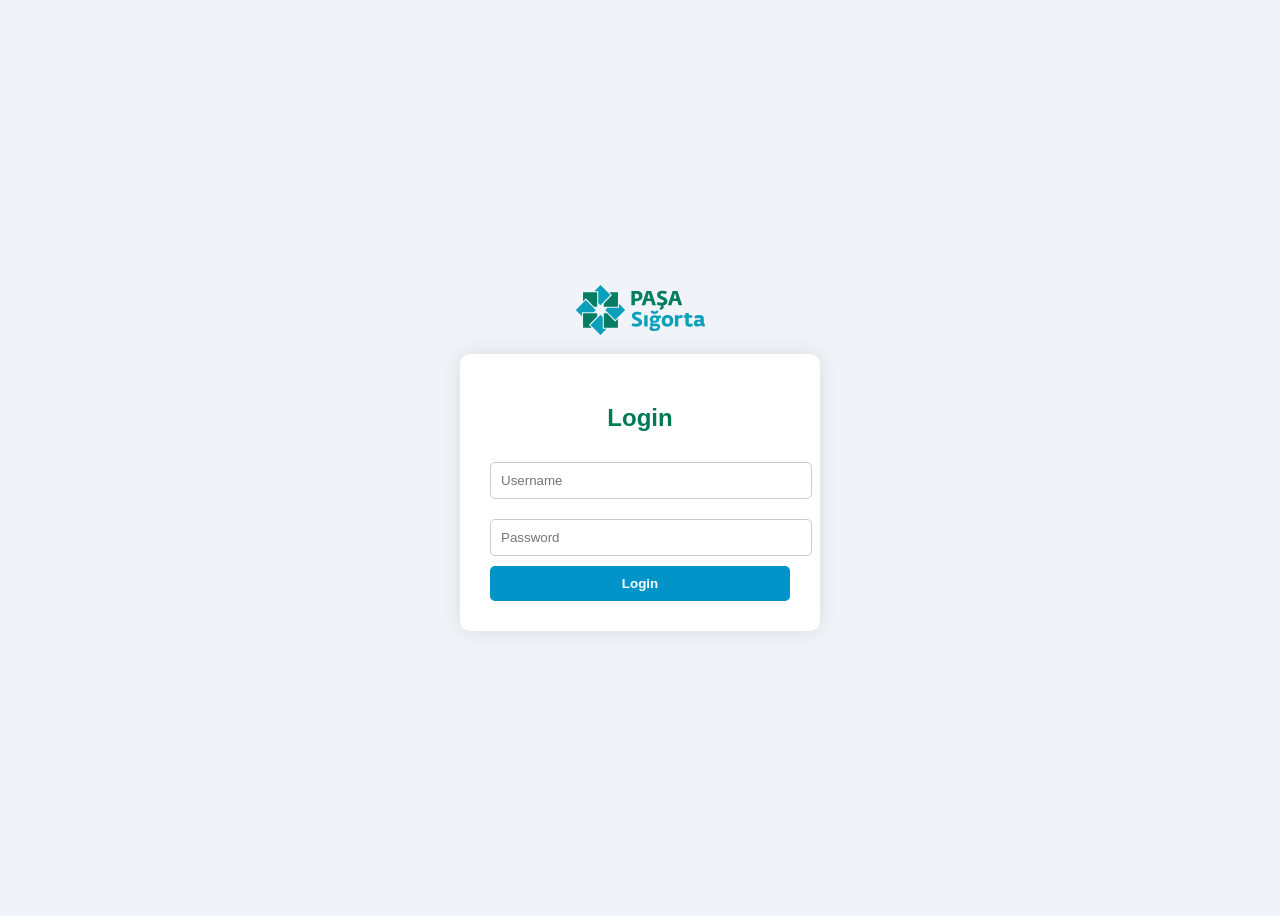
<file: index.html>
<!DOCTYPE html>
<html lang="en">
<head>
  <meta charset="UTF-8">
  <meta name="viewport" content="width=device-width, initial-scale=1.0">
  <title>Login Page</title>
  <style>
    body {
      display: flex;
      justify-content: center;
      align-items: center;
      flex-direction: column;
      height: 100vh;
      background-color: #f0f4f8;
      font-family: 'Segoe UI', sans-serif;
    }

    a {
      text-decoration: none;
    }

    .login-container {
      background: white;
      padding: 30px;
      border-radius: 10px;
      box-shadow: 0 0 20px rgba(0, 0, 0, 0.1);
      width: 300px;
    }

    header {
      background-color: none;
      display: flex;
      flex-direction: row;
      justify-content: space-between;
      align-items: center;
      margin-bottom: 15px;
    }

    .logo-container img {
      background-color: none;
      width: 130px;
    }

    .header-text h1 {
      margin: 0;
    }

    .login-container h2 {
      text-align: center;
      margin-bottom: 20px;
      color: #007954;
    }

    .login-container input {
      width: 100%;
      padding: 10px;
      margin: 10px 0;
      border-radius: 5px;
      border: 1px solid #ccc;
    }

    .login-container button {
      width: 100%;
      padding: 10px;
      background-color: #0094C9;
      border: none;
      color: white;
      border-radius: 5px;
      font-weight: bold;
      cursor: pointer;
    }

    .error {
      color: red;
      font-size: 14px;
      text-align: center;
    }
  </style>
</head>

<body>
  <header>
    <div class="logo-container">
      <img src="./assets/pasha-logo.svg" alt="pasha-logo" class="logo">
    </div>
  </header>
  <div class="login-container">
    <h2>Login</h2>
    <input type="text" id="username" placeholder="Username" />
    <input type="password" id="password" placeholder="Password" />
    <div class="error" id="error-msg"></div>
    <button onclick="login()">Login</button>
  </div>

  <script>
    function login() {
      const username = document.getElementById('username').value.trim();
      const password = document.getElementById('password').value.trim();
      const error = document.getElementById('error-msg');

      if (username === 'admin' && password === '12345') {
        window.location.href = 'admin.html';
      } else if (username === 'user' && password === '54321') {
        window.location.href = 'emergency.html';
      } else {
        error.textContent = "Invalid username or password.";
      }
    }
  </script>
</body>

</html>
</file>
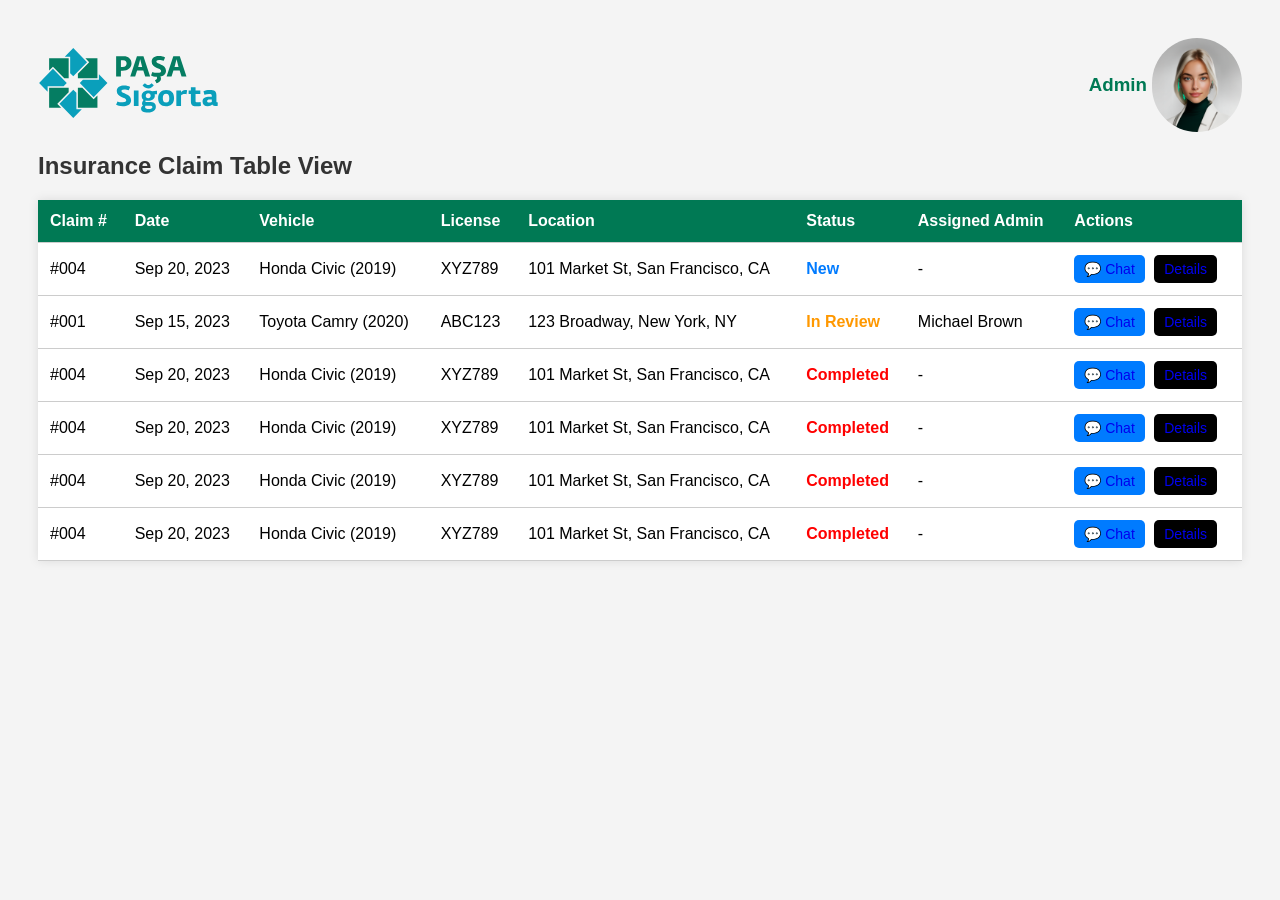
<file: admin.html>
<!DOCTYPE html>
<html lang="en">
<head>
  <meta charset="UTF-8">
  <meta name="viewport" content="width=device-width, initial-scale=1.0">
  <title>Insurance Claims Dashboard</title>
  <style>
    body {
      font-family: Arial, sans-serif;
      padding: 30px;
      background-color: #f4f4f4;
    }
    h2 {
      color: #333;
    }
    table {
      width: 100%;
      border-collapse: collapse;
      background-color: #fff;
      box-shadow: 0 0 10px rgba(0,0,0,0.1);
    }
    th, td {
      padding: 12px;
      border-bottom: 1px solid #ccc;
      text-align: left;
    }
    th {
      background-color: #007954;
      color: white;
    }
    tr:hover {
      background-color: #f1f1f1;
    }
    .actions button {
      padding: 6px 10px;
      border: none;
      border-radius: 5px;
      cursor: pointer;
      margin-right: 5px;
      font-size: 14px;
    }
    .chat-btn {
      background-color: #007bff;
      color: white;
    }
    .details-btn {
      background-color: #000;
      color: white;
    }
    .modal {
      display: none;
      position: fixed;
      top: 50%;
      left: 50%;
      transform: translate(-50%, -50%);
      background-color: white;
      padding: 20px;
      box-shadow: 0 0 20px rgba(0,0,0,0.2);
      z-index: 1000;
      width: 400px;
      border-radius: 10px;
    }
    .modal-header {
      font-weight: bold;
      margin-bottom: 10px;
    }
    .modal button {
      margin-top: 10px;
      background-color: #007954;
      color: white;
      border: none;
      padding: 8px 12px;
      border-radius: 5px;
      cursor: pointer;
    }
    .overlay {
      display: none;
      position: fixed;
      top: 0;
      left: 0;
      width: 100%;
      height: 100%;
      background: rgba(0, 0, 0, 0.4);
      z-index: 999;
    }
    header{
    display: flex;
    flex-direction: row;
    justify-content: space-between;
    align-items: center;
    margin-bottom: 15px;
}
.logo-container img{
    width: 180px;
}
.user-container img{
    width: 90px;
    margin-left: 5px;
}
.user-container{
    display: flex;
    flex-direction: row;
    align-items: center;
}
.header-text h1{
    margin: 0;
}
a{
    text-decoration: none;
}
  </style>
</head>
<body>
  <header>
    <div class="logo-container">
        <img src="./assets/pasha-logo.svg" alt="pasha-logo" class="logo">
    </div>
    <div class="user-container">
        <h3 style="color: #007954;">Admin</h3>
        <img src="./assets/user.svg" alt="user">
    </div>
</header>
  <h2>Insurance Claim Table View</h2>
  <table>
    <thead>
      <tr>
        <th>Claim #</th>
        <th>Date</th>
        <th>Vehicle</th>
        <th>License</th>
        <th>Location</th>
        <th>Status</th>
        <th>Assigned Admin</th>
        <th>Actions</th>
      </tr>
    </thead>
    <tbody>
      <tr>
        <td>#004</td>
        <td>Sep 20, 2023</td>
        <td>Honda Civic (2019)</td>
        <td>XYZ789</td>
        <td>101 Market St, San Francisco, CA</td>
        <td><span style="color: #007bff; font-weight: bold;">New</span></td>
        <td>-</td>
        <td class="actions">
          <button class="chat-btn"><a href="adminChat.html">💬 Chat</a></button>
          <button class="details-btn"><a href="update.html">Details</a></button>
        </td>
      </tr>
      <tr>
        <td>#001</td>
        <td>Sep 15, 2023</td>
        <td>Toyota Camry (2020)</td>
        <td>ABC123</td>
        <td>123 Broadway, New York, NY</td>
        <td><span style="color: #ff9800; font-weight: bold;">In Review</span></td>
        <td>Michael Brown</td>
        <td class="actions">
          <button class="chat-btn"><a href="adminChat.html">💬 Chat</a></button>
          <button class="details-btn"><a href="update.html">Details</a></button>
        </td>
      </tr>
      <tr>
        <td>#004</td>
        <td>Sep 20, 2023</td>
        <td>Honda Civic (2019)</td>
        <td>XYZ789</td>
        <td>101 Market St, San Francisco, CA</td>
        <td><span style="color: red; font-weight: bold;">Completed</span></td>
        <td>-</td>
        <td class="actions">
          <button class="chat-btn"><a href="adminChat.html">💬 Chat</a></button>
          <button class="details-btn"><a href="update.html">Details</a></button>
        </td>
      </tr>
      <tr>
        <td>#004</td>
        <td>Sep 20, 2023</td>
        <td>Honda Civic (2019)</td>
        <td>XYZ789</td>
        <td>101 Market St, San Francisco, CA</td>
        <td><span style="color: red; font-weight: bold;">Completed</span></td>
        <td>-</td>
        <td class="actions">
          <button class="chat-btn"><a href="adminChat.html">💬 Chat</a></button>
          <button class="details-btn"><a href="update.html">Details</a></button>
        </td>
      </tr>
      <tr>
        <td>#004</td>
        <td>Sep 20, 2023</td>
        <td>Honda Civic (2019)</td>
        <td>XYZ789</td>
        <td>101 Market St, San Francisco, CA</td>
        <td><span style="color: red; font-weight: bold;">Completed</span></td>
        <td>-</td>
        <td class="actions">
          <button class="chat-btn"><a href="adminChat.html">💬 Chat</a></button>
          <button class="details-btn"><a href="update.html">Details</a></button>
        </td>
      </tr>
      <tr>
        <td>#004</td>
        <td>Sep 20, 2023</td>
        <td>Honda Civic (2019)</td>
        <td>XYZ789</td>
        <td>101 Market St, San Francisco, CA</td>
        <td><span style="color: red; font-weight: bold;">Completed</span></td>
        <td>-</td>
        <td class="actions">
          <button class="chat-btn"><a href="adminChat.html">💬 Chat</a></button>
          <button class="details-btn"><a href="update.html">Details</a></button>
        </td>
      </tr>
    </tbody>
  </table>

  <div class="overlay" id="overlay"></div>
  <div class="modal" id="modal">
    <div class="modal-header" id="modal-title">Modal Title</div>
    <p>This is a placeholder modal for chat or details.</p>
    <button onclick="closeModal()">Close</button>
  </div>

  <script>
    function openModal(title) {
      document.getElementById('modal-title').textContent = title;
      document.getElementById('modal').style.display = 'block';
      document.getElementById('overlay').style.display = 'block';
    }
    function closeModal() {
      document.getElementById('modal').style.display = 'none';
      document.getElementById('overlay').style.display = 'none';
    }
  </script>
</body>
</html>
</file>
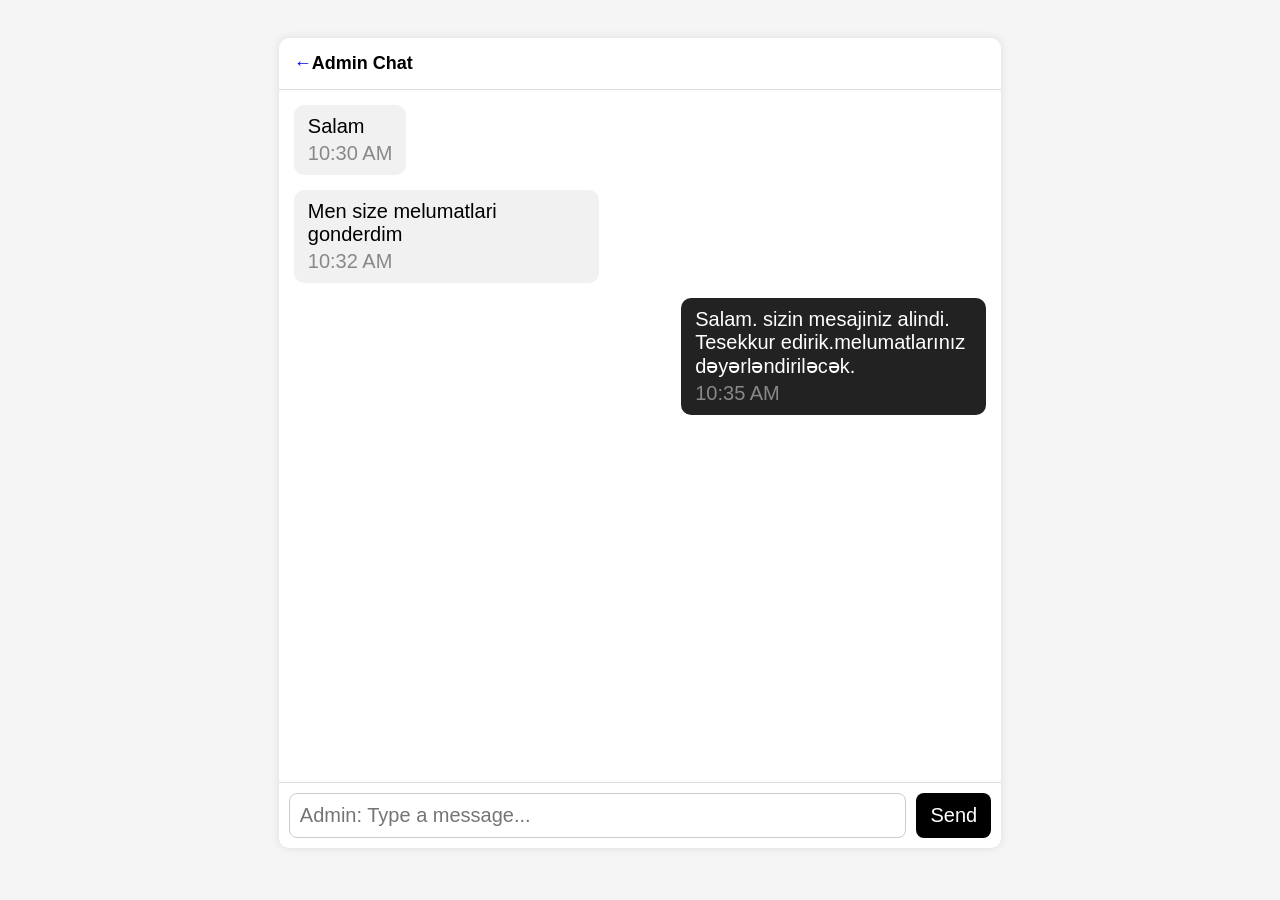
<file: adminChat.html>
<!DOCTYPE html>
<html lang="en">

<head>
  <meta charset="UTF-8">
  <title>Admin Chat</title>
  <style>
    a {
      text-decoration: none;
    }

    body {
      font-family: Arial, sans-serif;
      background: #f5f5f5;
      display: flex;
      justify-content: center;
      padding: 30px;
    }

    .chat-container {
      width: 60%;
      background: white;
      border-radius: 10px;
      box-shadow: 0 0 10px rgba(0, 0, 0, 0.1);
      display: flex;
      flex-direction: column;
      height: 90vh;
    }

    .chat-header {
      padding: 15px;
      border-bottom: 1px solid #ddd;
      font-weight: bold;
      font-size: 18px;
    }

    .chat-messages {
      flex: 1;
      padding: 15px;
      overflow-y: auto;
      display: flex;
      flex-direction: column;
    }

    .message {
      margin-bottom: 15px;
      max-width: 40%;
      padding: 10px 14px;
      border-radius: 10px;
      position: relative;
      font-size: 20px;
    }

    .message.user {
      background: #f1f1f1;
      align-self: flex-start;
      color: #000;
    }

    .message.admin {
      background: #222;
      color: white;
      align-self: flex-end;
    }

    .timestamp {
      font-size: 20px;
      color: #888;
      margin-top: 4px;
    }

    .chat-input {
      display: flex;
      border-top: 1px solid #ddd;
      padding: 10px;
    }

    .chat-input input {
      flex: 1;
      padding: 10px;
      border-radius: 8px;
      border: 1px solid #ccc;
      font-size: 20px;
      margin-right: 10px;
    }

    .chat-input button {
      background: black;
      color: white;
      border: none;
      padding: 10px 14px;
      font-size: 20px;
      border-radius: 8px;
      cursor: pointer;
    }
  </style>
</head>

<body>
  <div class="chat-container">
    <div class="chat-header"><a href="admin.html">←</a>Admin Chat</div>
    <div class="chat-messages" id="adminMessages">
      <div class="message user">
        Salam
        <div class="timestamp">10:30 AM</div>
      </div>
      <div class="message user">
        Men size melumatlari gonderdim
        <div class="timestamp">10:32 AM</div>
      </div>
      <div class="message admin">
        Salam. sizin mesajiniz alindi. Tesekkur edirik.melumatlarınız dəyərləndiriləcək.
        <div class="timestamp">10:35 AM</div>
      </div>
    </div>
    <div class="chat-input">
      <input type="text" id="adminInput" placeholder="Admin: Type a message...">
      <button onclick="sendFromAdmin()">Send</button>
    </div>
  </div>

  <script>
    function formatMessage(text, sender) {
      const div = document.createElement("div");
      div.className = `message ${sender}`;
      div.innerHTML = `${text}<div class="timestamp">${new Date().toLocaleTimeString([], { hour: '2-digit', minute: '2-digit' })}</div>`;
      return div;
    }

    function sendFromAdmin() {
      const input = document.getElementById("adminInput");
      const text = input.value.trim();
      if (!text) return;

      const adminBox = document.getElementById("adminMessages");
      const message = formatMessage(text, "admin");
      adminBox.appendChild(message);
      input.value = "";
      adminBox.scrollTop = adminBox.scrollHeight;

      localStorage.setItem("chatMessage", JSON.stringify({ sender: "admin", text, timestamp: Date.now() }));
    }

    window.addEventListener("storage", (e) => {
      if (e.key === "chatMessage") {
        const msg = JSON.parse(e.newValue);
        if (msg.sender === "user") {
          const container = document.getElementById("adminMessages");
          const message = formatMessage(msg.text, msg.sender);
          container.appendChild(message);
          container.scrollTop = container.scrollHeight;
        }
      }
    });
  </script>
</body>

</html>
</file>
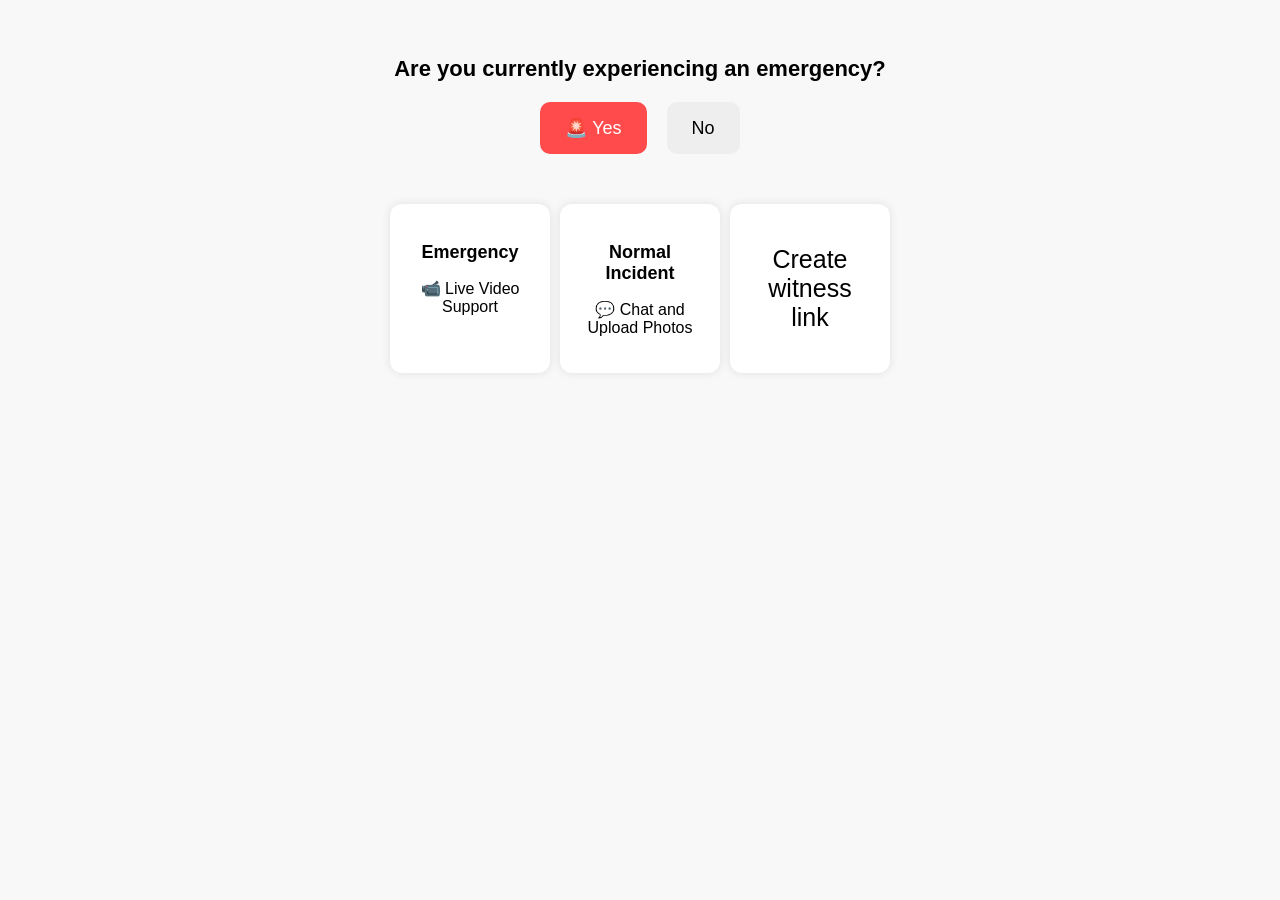
<file: emergency.html>
<!DOCTYPE html>
<html lang="en">

<head>
    <meta charset="UTF-8">
    <meta name="viewport" content="width=device-width, initial-scale=1">
    <title>Emergency Prompt</title>
    <style>
        body {
            font-family: Arial, sans-serif;
            text-align: center;
            padding: 30px;
            background-color: #f8f8f8;
        }

        .container {
            display: flex;
            flex-direction: column;
            align-items: center;
            justify-content: center;
            max-width: 500px;
            margin: auto;
        }

        h2 {
            font-size: 22px;
            margin-bottom: 20px;
        }

        .buttons {
            display: flex;
            justify-content: center;
            gap: 20px;
            margin-bottom: 30px;
        }

        .yes-btn {
            background-color: #ff4b4b;
            color: white;
            border: none;
            padding: 15px 25px;
            border-radius: 10px;
            font-size: 18px;
            cursor: pointer;
        }

        .no-btn {
            background-color: #eee;
            color: black;
            border: none;
            padding: 15px 25px;
            border-radius: 10px;
            font-size: 18px;
            cursor: pointer;
        }

        .info-section {
            display: flex;
            flex-direction: row;
            gap: 10px;
            margin-top: 20px;
            /* flex-wrap: wrap; */
        }

        .info-box {
            background-color: white;
            border-radius: 12px;
            padding: 20px;
            width: 48%;
            box-shadow: 0 0 10px rgba(0, 0, 0, 0.1);
        }

        .title {
            font-weight: bold;
            font-size: 18px;
            margin-bottom: 8px;
        }

        #video {
            width: 100%;
            margin-top: 10px;
            border-radius: 10px;
            display: none;
        }

        .disabled {
            opacity: 0.5;
            pointer-events: none;
        }
        a{
            text-decoration: none;
            color: black;
        }
    </style>
</head>

<body>
    <div class="container">
        <h2>Are you currently experiencing an emergency?</h2>
        <div class="buttons">
            <button id="yesBtn" class="yes-btn">🚨 Yes</button>
            <button id="noBtn" class="no-btn">No</button>
        </div>
        <div class="info-section">
            <div class="info-box" id="emergencyBox">
                <p class="title">Emergency</p>
                <p>📹 Live Video Support</p>
                <video id="video" autoplay playsinline muted></video>
            </div>
            <div class="info-box" id="normalBox">
                <a href="user.html">
                    <p class="title">Normal Incident</p>
                <p>💬 Chat and Upload Photos</p>
                </a>
            </div>
            <div style="display: flex; align-items: center; justify-content: center;" class="info-box">
                <a style="font-size: 25px;" href="report.html">
                    Create witness link
                </a>
            </div>

        </div>
    </div>

    <script>
        const yesBtn = document.getElementById('yesBtn');
        const noBtn = document.getElementById('noBtn');
        const video = document.getElementById('video');
        const emergencyBox = document.getElementById('emergencyBox');
        const normalBox = document.getElementById('normalBox');

        yesBtn.addEventListener('click', async () => {
            emergencyBox.classList.remove('disabled');
            normalBox.classList.add('disabled');

            try {
                const stream = await navigator.mediaDevices.getUserMedia({ video: true });
                video.srcObject = stream;
                video.style.display = 'block';
            } catch (err) {
                alert('Camera access failed: ' + err.message);
            }
        });

        noBtn.addEventListener('click', () => {
            normalBox.classList.remove('disabled');
            emergencyBox.classList.add('disabled');
            video.style.display = 'none';
        });

    </script>
</body>

</html>
</file>
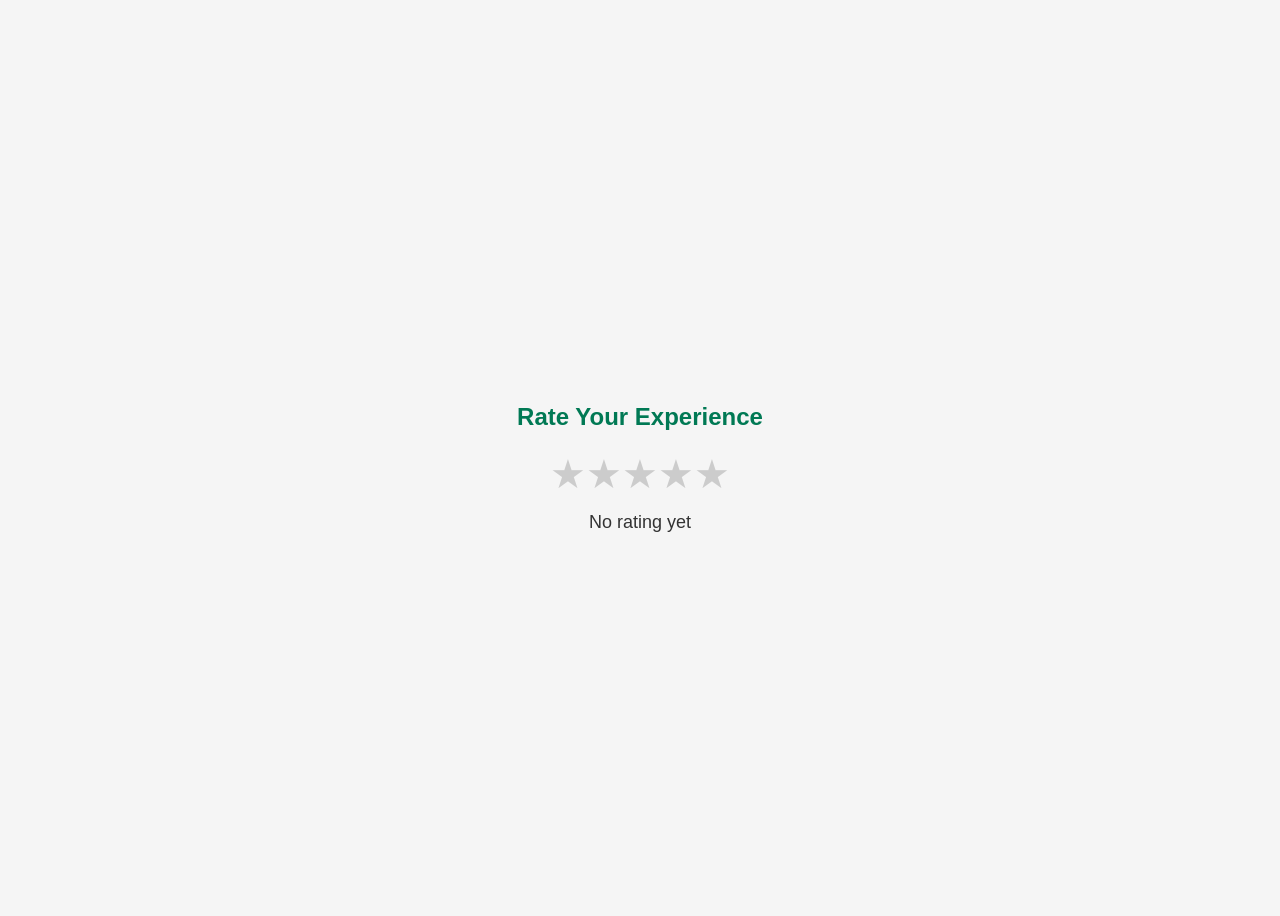
<file: rate.html>
<!DOCTYPE html>
<html lang="en">
<head>
  <meta charset="UTF-8" />
  <meta name="viewport" content="width=device-width, initial-scale=1.0"/>
  <title>Rating System</title>
  <style>
    body {
      font-family: Arial, sans-serif;
      background: #f5f5f5;
      display: flex;
      flex-direction: column;
      align-items: center;
      justify-content: center;
      height: 100vh;
    }

    h2 {
      margin-bottom: 20px;
      color: #007954;
    }

    .stars {
      display: flex;
      flex-direction: row;
    }

    .star {
      font-size: 40px;
      color: #ccc;
      cursor: pointer;
      transition: color 0.3s ease;
    }

    .star:hover,
    .star.hovered,
    .star.selected {
      color: #f4b400;
    }

    .rating-value {
      margin-top: 15px;
      font-size: 18px;
      color: #333;
    }
  </style>
</head>
<body>

  <h2>Rate Your Experience</h2>
  <div class="stars" id="stars">
    <span class="star" data-value="1">★</span>
    <span class="star" data-value="2">★</span>
    <span class="star" data-value="3">★</span>
    <span class="star" data-value="4">★</span>
    <span class="star" data-value="5">★</span>
  </div>
  <div class="rating-value" id="ratingValue">No rating yet</div>

  <script>
    const stars = document.querySelectorAll('.star');
    const ratingValue = document.getElementById('ratingValue');
    let selectedRating = 0;

    stars.forEach((star, index) => {
      star.addEventListener('mouseover', () => {
        clearStars();
        highlightStars(index);
      });

      star.addEventListener('mouseout', () => {
        clearStars();
        highlightStars(selectedRating - 1);
      });

      star.addEventListener('click', () => {
        selectedRating = index + 1;
        ratingValue.textContent = `You rated: ${selectedRating} star(s)`;
        clearStars();
        highlightStars(index);
      });
    });

    function highlightStars(index) {
      for (let i = 0; i <= index; i++) {
        stars[i].classList.add('selected');
      }
    }

    function clearStars() {
      stars.forEach(star => star.classList.remove('selected'));
    }
  </script>

</body>
</html>
</file>
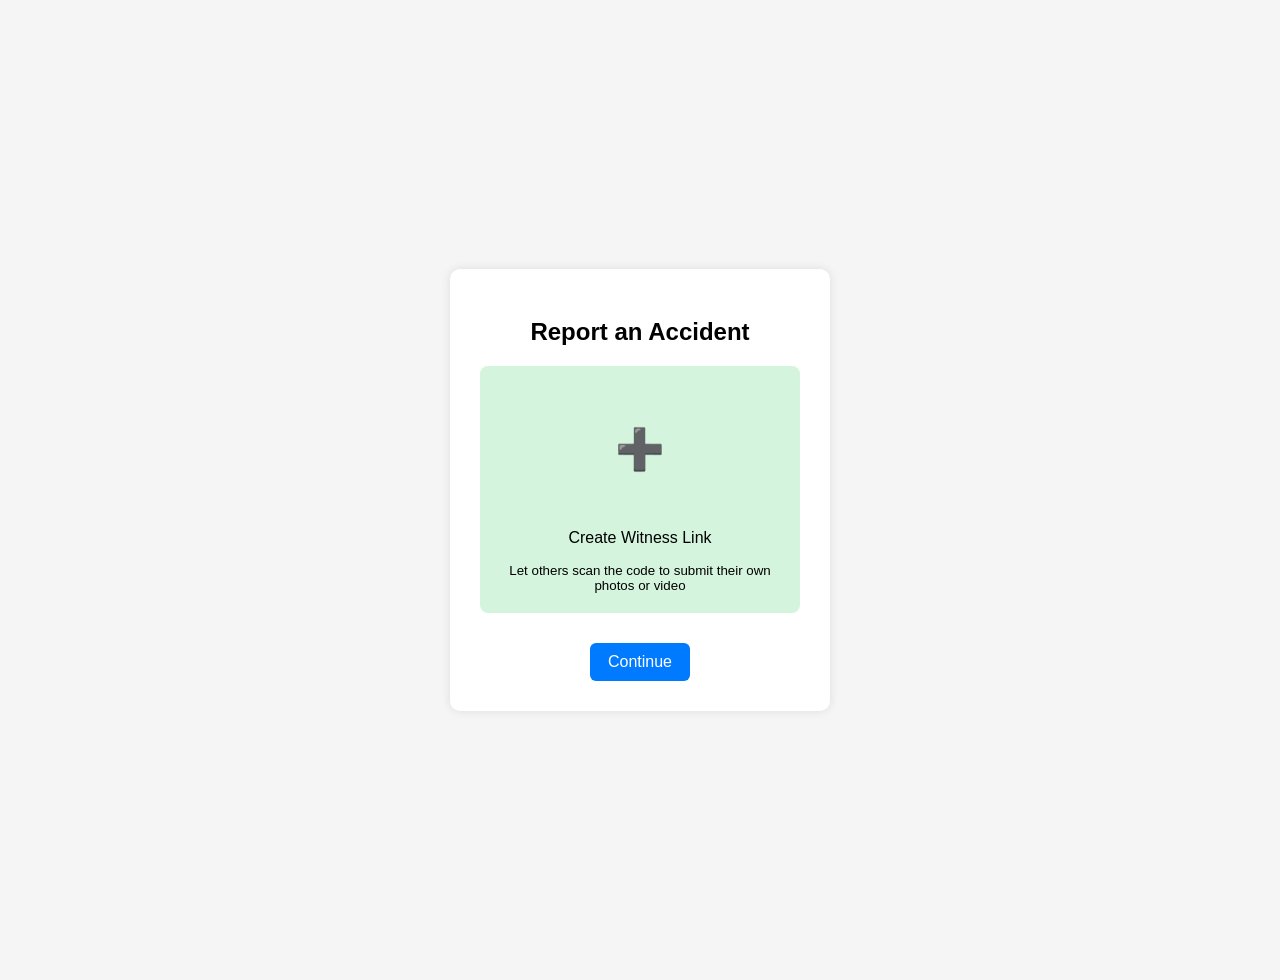
<file: report.html>
<!DOCTYPE html>
<html lang="en">
<head>
  <meta charset="UTF-8">
  <title>Report an Accident</title>
  <link rel="stylesheet" href="style.css">
</head>
<body>
  <div class="screen">
    <h2>Report an Accident</h2>
    <div class="box green">
      <p class="big-icon">➕</p>
      <p>Create Witness Link</p>
      <small>Let others scan the code to submit their own photos or video</small>
    </div>
    <button onclick="location.href='share.html'">Continue</button>
  </div>
</body>
</html>
</file>
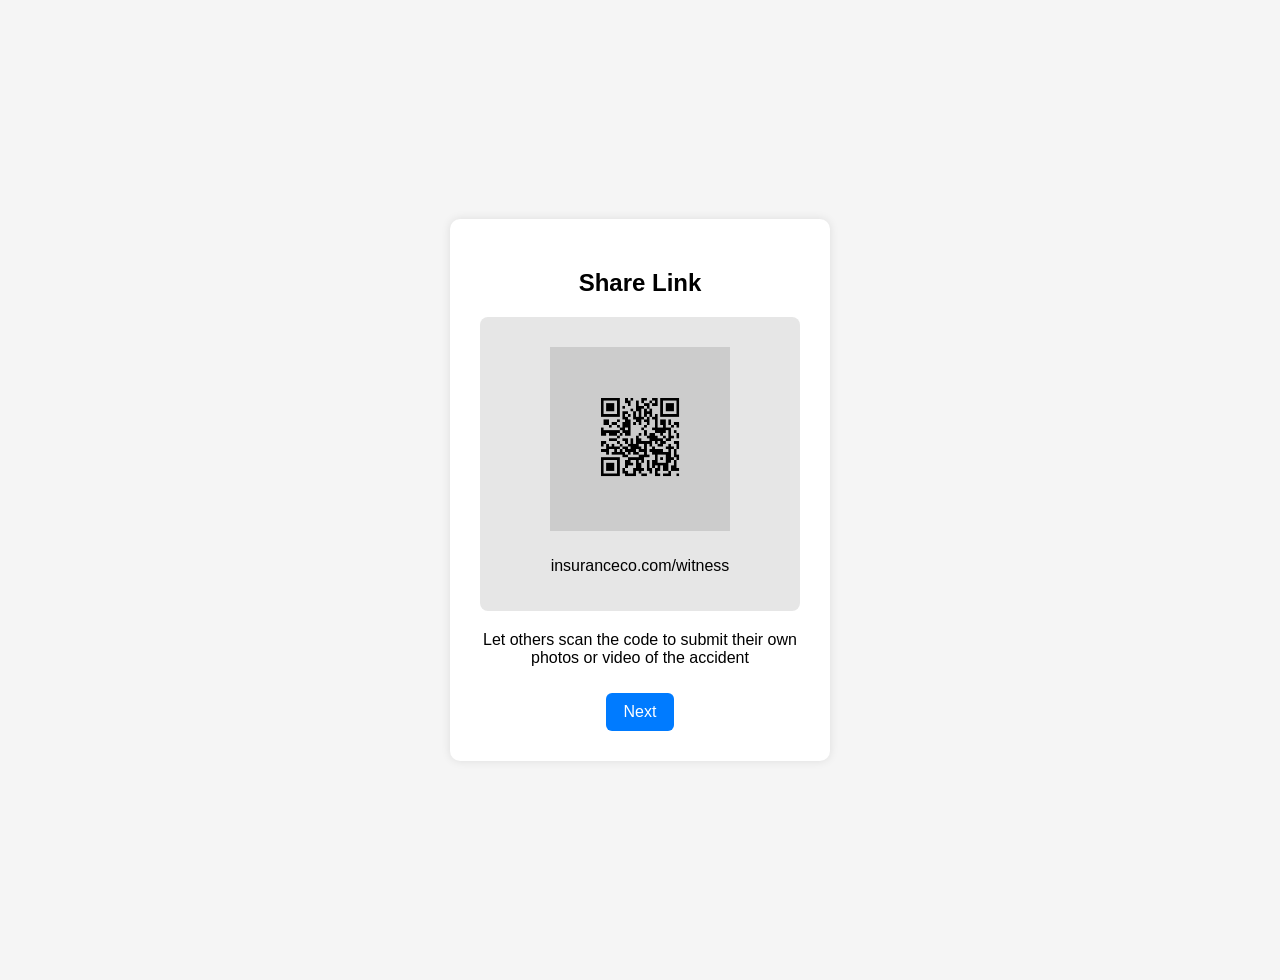
<file: share.html>
<!DOCTYPE html>
<html lang="en">
<head>
  <meta charset="UTF-8">
  <title>Share Link</title>
  <link rel="stylesheet" href="style.css">
</head>
<body>
  <div class="screen">
    <h2>Share Link</h2>
    <div class="box qr-box">
      <div class="qr-placeholder"><img src="./assets/image.png" alt="qr"></div>
      <p>insuranceco.com/witness</p>
    </div>
    <p>Let others scan the code to submit their own photos or video of the accident</p>
    <button onclick="location.href='submit.html'">Next</button>
  </div>
</body>
</html>
</file>
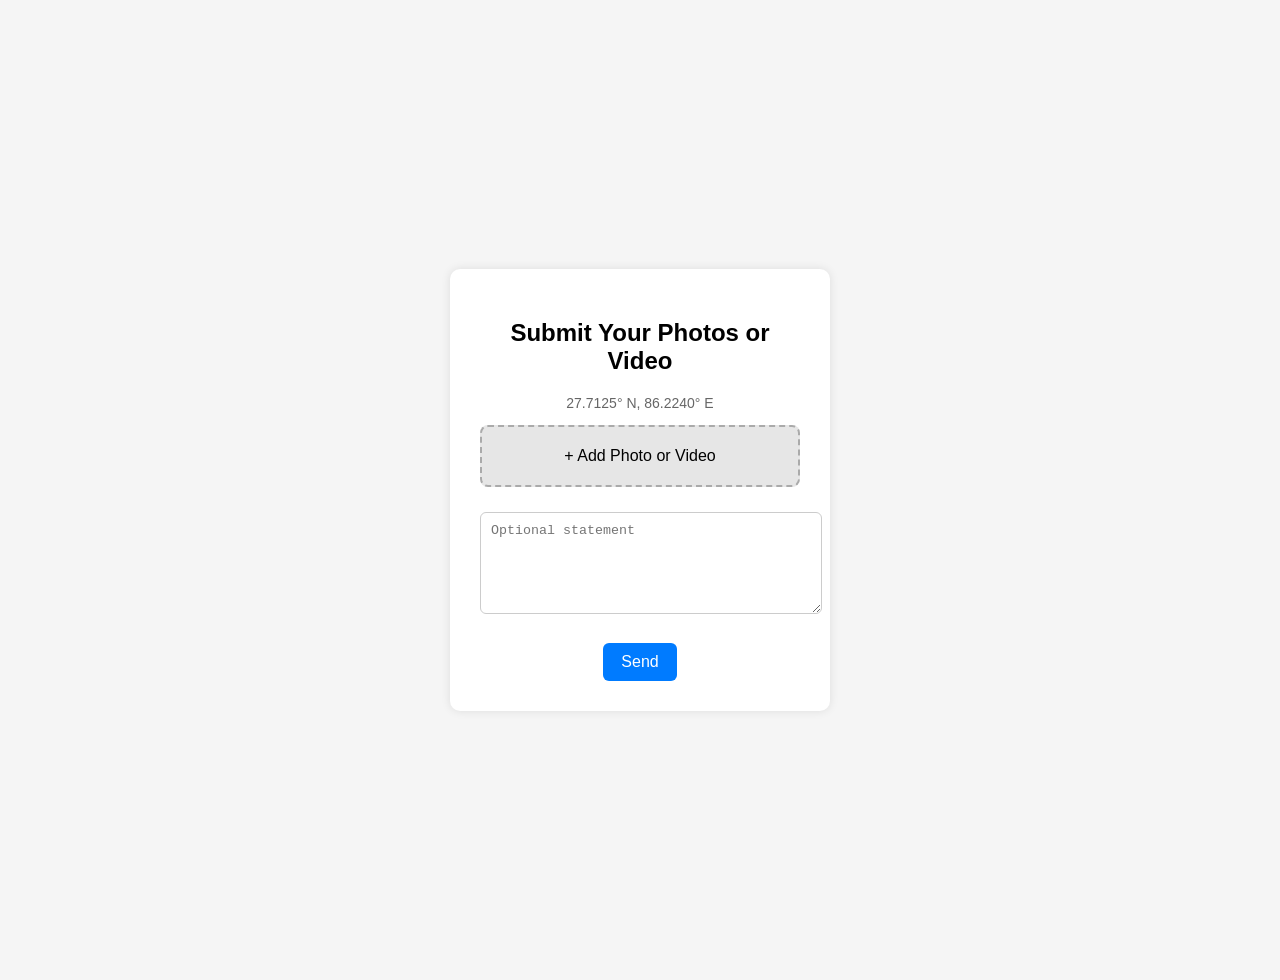
<file: submit.html>
<!DOCTYPE html>
<html lang="en">
<head>
  <meta charset="UTF-8">
  <title>Submit Media</title>
  <link rel="stylesheet" href="style.css">
</head>
<body>
  <div class="screen">
    <h2>Submit Your Photos or Video</h2>
    <p class="coords">27.7125° N, 86.2240° E</p>

    <!-- Media upload -->
    <div class="box upload-box">
      <label for="media-upload">+ Add Photo or Video</label>
      <input type="file" id="media-upload" accept="image/*,video/*" multiple style="display: none;">
    </div>

    <!-- Optional statement -->
    <textarea placeholder="Optional statement"></textarea>

    <!-- Submit button -->
    <button onclick="location.href='done.html'">Send</button>
  </div>

  <script>
    // Click the label triggers file input
    document.querySelector(".upload-box").addEventListener("click", () => {
      document.getElementById("media-upload").click();
    });
  </script>
</body>
</html>
</file>
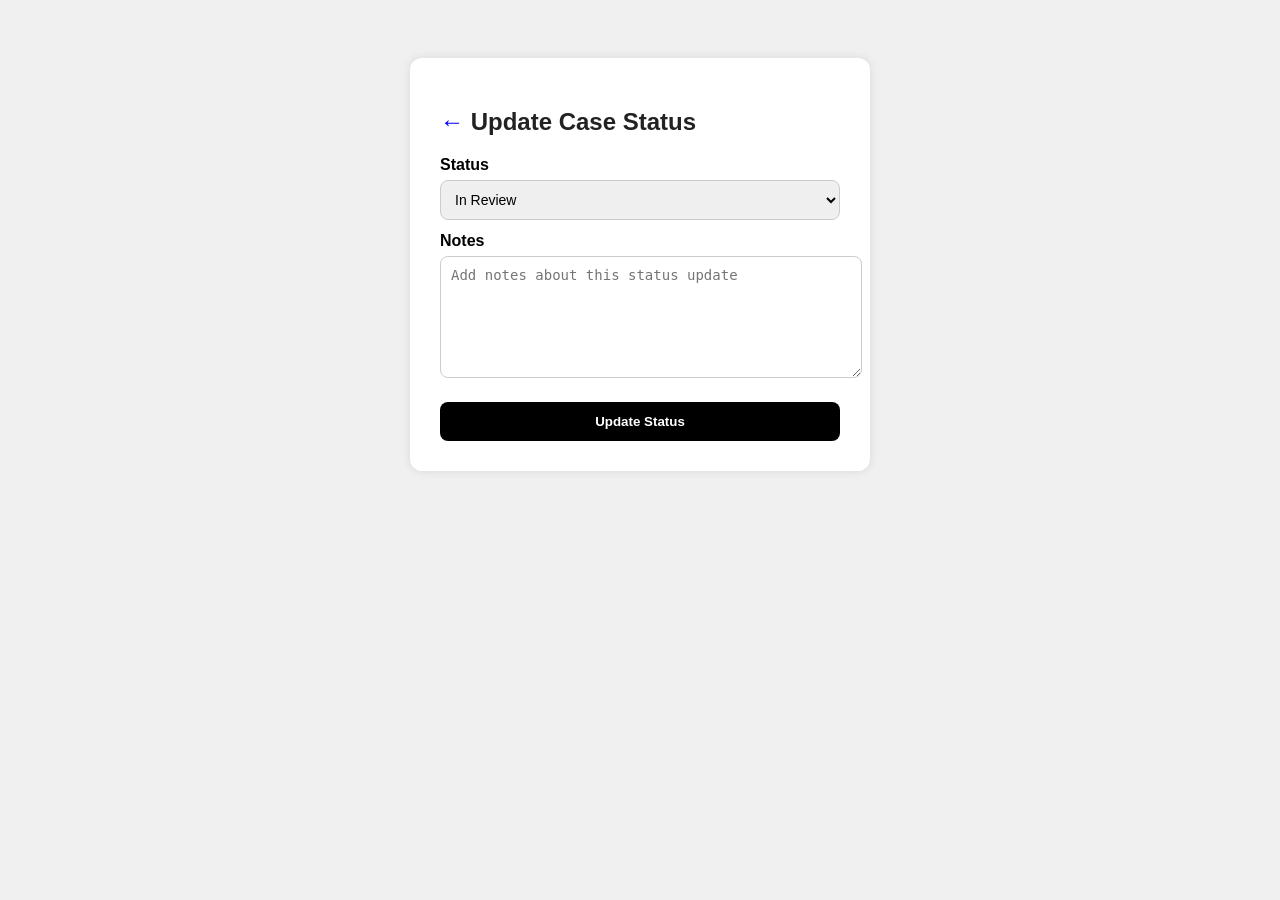
<file: update.html>
<!DOCTYPE html>
<html lang="en">
<head>
  <meta charset="UTF-8">
  <meta name="viewport" content="width=device-width, initial-scale=1.0">
  <title>Status Update Form</title>
  <style>
    body {
      font-family: Arial, sans-serif;
      background: #f0f0f0;
      padding: 50px;
      display: flex;
      justify-content: center;
    }
    .form-container {
      background: white;
      padding: 30px;
      border-radius: 12px;
      width: 400px;
      box-shadow: 0 0 10px rgba(0,0,0,0.1);
    }
    h2 {
      margin-bottom: 20px;
      color: #222;
    }
    label {
      display: block;
      margin: 12px 0 6px;
      font-weight: bold;
    }
    select, textarea {
      width: 100%;
      padding: 10px;
      border-radius: 8px;
      border: 1px solid #ccc;
      font-size: 14px;
    }
    textarea {
      height: 100px;
      resize: vertical;
    }
    button {
      margin-top: 20px;
      width: 100%;
      background: #000;
      color: white;
      padding: 12px;
      font-weight: bold;
      border: none;
      border-radius: 8px;
      cursor: pointer;
    }
    
    a{
      text-decoration: none;
    }
    button:hover {
      background: #333;
    }
  </style>
</head>
<body>
  <div class="form-container">
    <h2><a href="admin.html">←</a> Update Case Status</h2>
    <form id="statusForm">
      <label for="status">Status</label>
      <select id="status">
        <option value="pending">Pending</option>
        <option value="in_review" selected>In Review</option>
        <option value="evacuator_assigned">Evacuator Assigned</option>
        <option value="repair">Repair In Progress</option>
        <option value="completed">Completed</option>
      </select>

      <label for="notes">Notes</label>
      <textarea id="notes" placeholder="Add notes about this status update"></textarea>

      <button type="submit">Update Status</button>
    </form>
  </div>

  <script>
    document.getElementById("statusForm").addEventListener("submit", function(e) {
      e.preventDefault();
      const status = document.getElementById("status").value;
      const notes = document.getElementById("notes").value;
      alert(`Status updated to: ${status}\nNotes: ${notes}`);
      // Here you could use fetch() to send data to backend API.
    });
  </script>
</body>
</html>
</file>
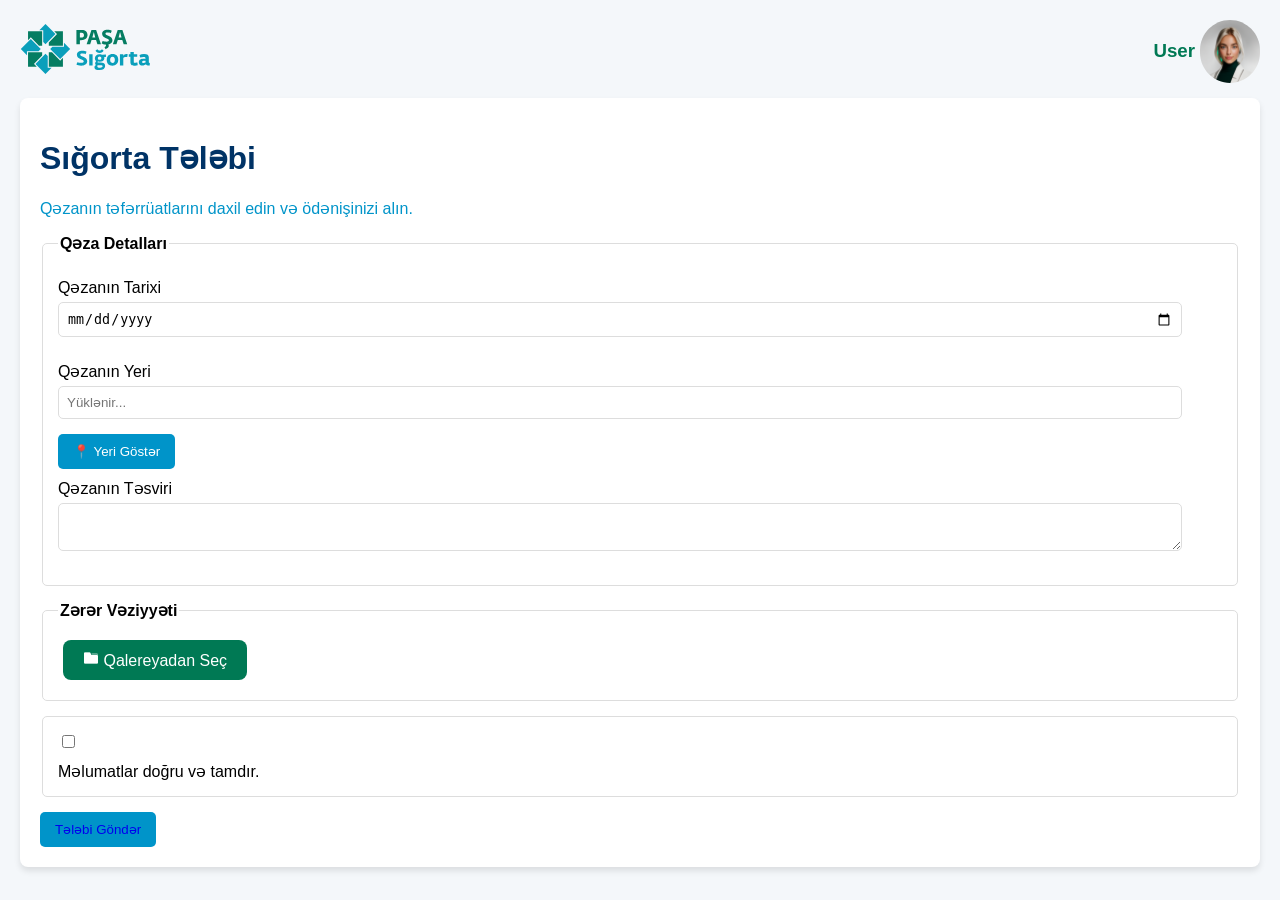
<file: user.html>
<!DOCTYPE html>
<html lang="en">

<head>
    <meta charset="UTF-8">
    <meta name="viewport" content="width=device-width, initial-scale=1.0">
    <title>Document</title>
    <link rel="stylesheet" href="user.css">
</head>

<body>
    <header>
        <div class="logo-container">
            <img src="./assets/pasha-logo.svg" alt="pasha-logo" class="logo">
        </div>
        <div class="user-container">
            <h3 style="color: #007954;">User</h3>
            <img src="./assets/user.svg" alt="user">
        </div>
    </header>
    <main>
        <form id="insurance-claim-form">
            <h1>Sığorta Tələbi</h1>
            <p style="color: #0094C9;">Qəzanın təfərrüatlarını daxil edin və ödənişinizi alın.</p>
            <!-- Qəza məlumatları -->
            <fieldset>
                <legend>Qəza Detalları</legend>
                <label for="accident-date">Qəzanın Tarixi</label>
                <input type="date" id="accident-date" required>
                <label for="accident-location">Qəzanın Yeri</label>
                <input type="text" id="accident-location" required placeholder="Yüklənir...">
                <button type="button" onclick="getLocation()">📍 Yeri Göstər</button>


                <label for="accident-description">Qəzanın Təsviri</label>
                <textarea id="accident-description"></textarea>
            </fieldset>
            <!-- Zərər və ziyan -->
            <fieldset>
                <legend>Zərər Vəziyyəti</legend>

                <!-- Kamera ilə çək -->
                <label for="camera-upload" class="camera-label"><img src="./assets/camera.png" alt="camera"> Kamera ilə
                    Çək</label>
                <input type="file" id="camera-upload" accept="image/*" capture="environment" style="display: none;">

                <!-- Qalereyadan seç -->
                <label for="gallery-upload" class="gallery-label"><img src="./assets/folder.png" alt="folder">
                    Qalereyadan Seç</label>
                <input type="file" id="gallery-upload" accept="image/*" style="display: none;" multiple>
            </fieldset>



            <!-- Təsdiq -->
            <fieldset>
                <input type="checkbox" id="terms" required>
                <label for="terms">Məlumatlar doğru və tamdır.</label>
            </fieldset>

            <button type="submit"><a href="userStatus.html">Tələbi Göndər</a></button>
        </form>
    </main>
    <script src="app.js">
    </script>
</body>

</html>
</file>
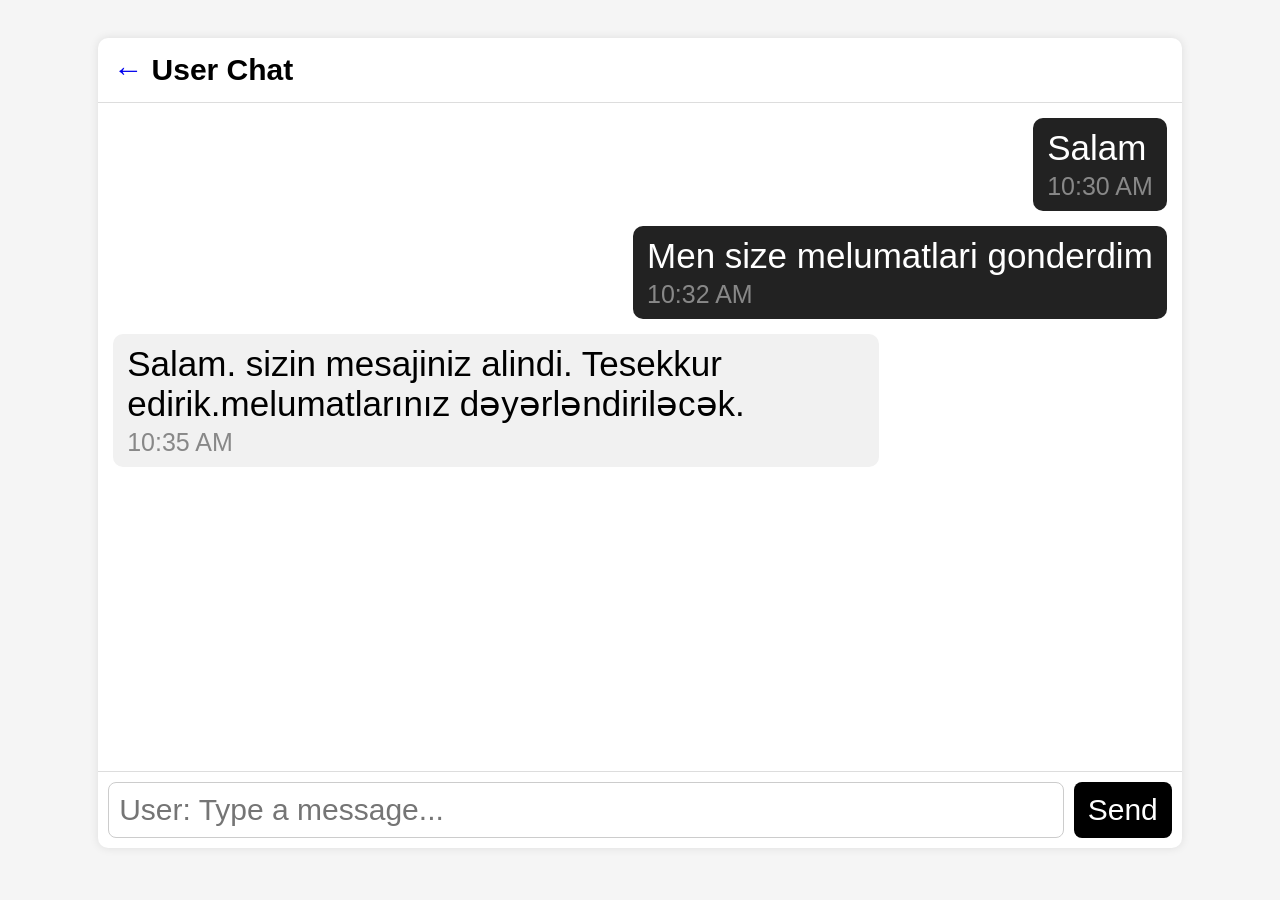
<file: userChat.html>
<!DOCTYPE html>
<html lang="en">
<head>
  <meta charset="UTF-8">
  <title>User Chat</title>
  <style>
     
     a{
      text-decoration: none;
    }
    body {
      font-family: Arial, sans-serif;
      background: #f5f5f5;
      display: flex;
      justify-content: center;
      padding: 30px;
    }
    .chat-container {
      width: 90%;
      background: white;
      border-radius: 10px;
      box-shadow: 0 0 10px rgba(0,0,0,0.1);
      display: flex;
      flex-direction: column;
      height: 90vh;
    }
    .chat-header {
      padding: 15px;
      border-bottom: 1px solid #ddd;
      font-weight: bold;
      font-size: 30px;
    }
    .chat-messages {
      flex: 1;
      padding: 15px;
      overflow-y: auto;
      display: flex;
      flex-direction: column;
    }
    .message {
      margin-bottom: 15px;
      max-width: 70%;
      padding: 10px 14px;
      border-radius: 10px;
      position: relative;
      font-size: 35px;
    }
    .message.user {
      background: #f1f1f1;
      align-self: flex-start;
      color: #000;
    }
    .message.admin {
      background: #222;
      color: white;
      align-self: flex-end;
    }
    .timestamp {
      font-size: 25px;
      color: #888;
      margin-top: 4px;
    }
    .chat-input {
      display: flex;
      border-top: 1px solid #ddd;
      padding: 10px;
    }
    .chat-input input {
      flex: 1;
      padding: 10px;
      border-radius: 8px;
      border: 1px solid #ccc;
      font-size: 30px;
      margin-right: 10px;
    }
    .chat-input button {
      background: black;
      color: white;
      border: none;
      padding: 10px 14px;
      font-size: 30px;
      border-radius: 8px;
      cursor: pointer;
    }
  </style>
</head>
<body>
  <div class="chat-container">
    <div class="chat-header"><a href="userStatus.html">←</a> User Chat</div>
    <div class="chat-messages" id="userMessages">
      <div class="message admin">
       Salam
        <div class="timestamp">10:30 AM</div>
      </div>
      <div class="message admin">
        Men size melumatlari gonderdim
        <div class="timestamp">10:32 AM</div>
      </div>
      <div class="message user">
        Salam. sizin mesajiniz alindi. Tesekkur edirik.melumatlarınız dəyərləndiriləcək.
        <div class="timestamp">10:35 AM</div>
      </div>
    </div>
    <div class="chat-input">
      <input type="text" id="userInput" placeholder="User: Type a message...">
      <button onclick="sendFromUser()">Send</button>
    </div>
  </div>

  <script>
    function formatMessage(text, sender) {
      const div = document.createElement("div");
      div.className = `message ${sender}`;
      div.innerHTML = `${text}<div class="timestamp">${new Date().toLocaleTimeString([], { hour: '2-digit', minute: '2-digit' })}</div>`;
      return div;
    }

    function sendFromUser() {
      const input = document.getElementById("userInput");
      const text = input.value.trim();
      if (!text) return;

      const userBox = document.getElementById("userMessages");
      const message = formatMessage(text, "user");
      userBox.appendChild(message);
      input.value = "";
      userBox.scrollTop = userBox.scrollHeight;

      localStorage.setItem("chatMessage", JSON.stringify({ sender: "user", text, timestamp: Date.now() }));
    }

    window.addEventListener("storage", (e) => {
      if (e.key === "chatMessage") {
        const msg = JSON.parse(e.newValue);
        if (msg.sender === "admin") {
          const container = document.getElementById("userMessages");
          const message = formatMessage(msg.text, msg.sender);
          container.appendChild(message);
          container.scrollTop = container.scrollHeight;
        }
      }
    });
  </script>
</body>
</html>
</file>
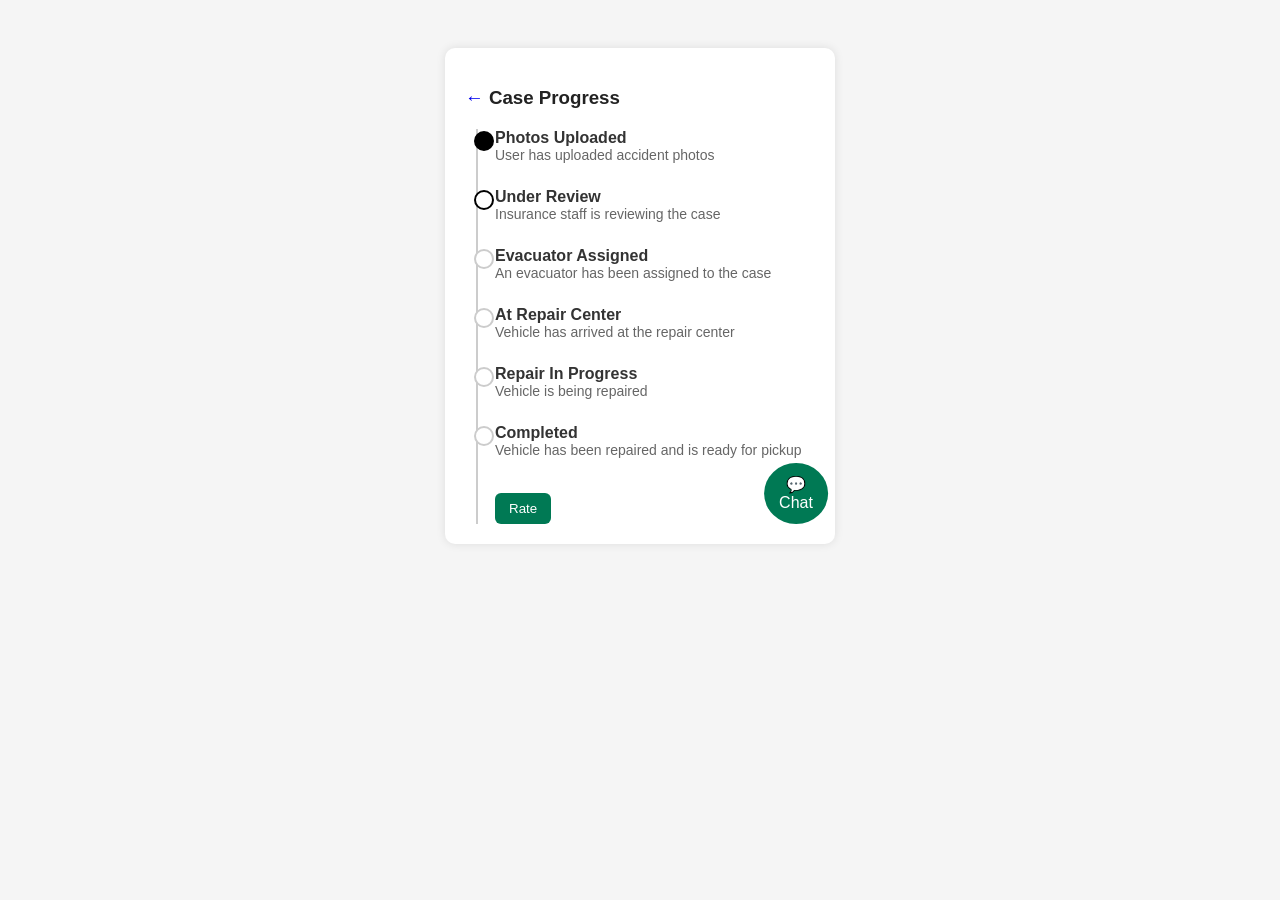
<file: userStatus.html>
<!DOCTYPE html>
<html lang="en">
<head>
  <meta charset="UTF-8">
  <meta name="viewport" content="width=device-width, initial-scale=1.0">
  <title>Case Progress Timeline</title>
  <style>
    body {
      font-family: Arial, sans-serif;
      background: #f5f5f5;
      padding: 40px;
      display: flex;
      justify-content: center;
    }

    .timeline-container {
      background: white;
      border-radius: 10px;
      padding: 20px;
      width: 350px;
      box-shadow: 0 0 10px rgba(0,0,0,0.1);
      position: relative;
    }

    h3 {
      margin-bottom: 20px;
      color: #222;
    }

    .timeline {
      position: relative;
      padding-left: 30px;
    }

    .timeline::before {
      content: "";
      position: absolute;
      left: 11px;
      top: 0;
      bottom: 0;
      width: 2px;
      background: #ccc;
    }

    .step {
      position: relative;
      margin-bottom: 25px;
    }

    .step:last-child {
      margin-bottom: 0;
    }

    .circle {
      width: 16px;
      height: 16px;
      border-radius: 50%;
      background: white;
      border: 2px solid #ccc;
      position: absolute;
      left: -21px;
      top: 2px;
    }

    .step.completed .circle {
      background: black;
      border-color: black;
    }

    .step.active .circle {
      border-color: black;
    }

    .step-title {
      font-weight: bold;
      color: #333;
    }

    .step-description {
      font-size: 14px;
      color: #666;
    }

    a {
      text-decoration: none;
    }

    .btn-chat {
      position: absolute;
      bottom: 20px;
      left: 90%;
      transform: translateX(-50%);
      background: #007954;
      color: white;
      padding: 12px 15px;
      border: none;
      border-radius: 50%;
      font-size: 16px;
      cursor: pointer;
    }

    .btn-chat a {
      color: white;
    }

    /* Modal Styling */
    .modal {
      display: none;
      position: fixed;
      top: 50%;
      left: 50%;
      transform: translate(-50%, -50%);
      background: white;
      padding: 20px;
      border-radius: 12px;
      box-shadow: 0 0 20px rgba(0,0,0,0.2);
      z-index: 1001;
      text-align: center;
    }

    .overlay {
      display: none;
      position: fixed;
      top: 0;
      left: 0;
      width: 100vw;
      height: 100vh;
      background: rgba(0,0,0,0.4);
      z-index: 1000;
    }

    .stars {
      font-size: 30px;
      margin-top: 10px;
    }

    .star {
      cursor: pointer;
      color: #ccc;
      transition: color 0.2s;
    }

    .star.selected {
      color: #f4b400;
    }

    .close-btn {
      margin-top: 10px;
      padding: 8px 14px;
      background: #007954;
      color: white;
      border: none;
      border-radius: 6px;
      cursor: pointer;
    }
    .rate{
      margin-top: 10px;
      padding: 8px 14px;
      background: #007954;
      color: white;
      border: none;
      border-radius: 6px;
      cursor: pointer;
    }
  </style>
</head>
<body>

  <div class="timeline-container">
    <h3><a href="user.html">←</a> Case Progress</h3>
    <div class="timeline">
      <div class="step completed">
        <div class="circle"></div>
        <div class="step-title">Photos Uploaded</div>
        <div class="step-description">User has uploaded accident photos</div>
      </div>
      <div class="step active">
        <div class="circle"></div>
        <div class="step-title">Under Review</div>
        <div class="step-description">Insurance staff is reviewing the case</div>
      </div>
      <div class="step">
        <div class="circle"></div>
        <div class="step-title">Evacuator Assigned</div>
        <div class="step-description">An evacuator has been assigned to the case</div>
      </div>
      <div class="step">
        <div class="circle"></div>
        <div class="step-title">At Repair Center</div>
        <div class="step-description">Vehicle has arrived at the repair center</div>
      </div>
      <div class="step">
        <div class="circle"></div>
        <div class="step-title">Repair In Progress</div>
        <div class="step-description">Vehicle is being repaired</div>
      </div>
      <div class="step">
        <div class="circle"></div>
        <div class="step-title">Completed</div>
        <div class="step-description">Vehicle has been repaired and is ready for pickup</div>
      </div>
      <button class="rate" onclick="openModal()">Rate</button>
    </div>
    <button class="btn-chat"><a href="userChat.html">💬 Chat</a></button>
  </div>

  <!-- Modal -->
  <div class="overlay" id="overlay"></div>
  <div class="modal" id="ratingModal">
    <h3>Rate Our Service</h3>
    <div class="stars" id="stars">
      <span class="star" data-value="1">★</span>
      <span class="star" data-value="2">★</span>
      <span class="star" data-value="3">★</span>
      <span class="star" data-value="4">★</span>
      <span class="star" data-value="5">★</span>
    </div>
    <button class="close-btn" onclick="closeModal()">Submit</button>
  </div>

  <script>
    const stars = document.querySelectorAll(".star");
    const overlay = document.getElementById("overlay");
    const modal = document.getElementById("ratingModal");
    let selected = 0;

    function openModal() {
      modal.style.display = "block";
      overlay.style.display = "block";
    }

    function closeModal() {
      modal.style.display = "none";
      overlay.style.display = "none";
      alert(`You rated us ${selected} star(s).`);
    }

    stars.forEach((star, index) => {
      star.addEventListener("click", () => {
        selected = index + 1;
        updateStars(selected);
      });
    });

    function updateStars(count) {
      stars.forEach((star, i) => {
        if (i < count) {
          star.classList.add("selected");
        } else {
          star.classList.remove("selected");
        }
      });
    }
  </script>

</body>
</html>
</file>
<file: style.css>
body {
  font-family: Arial, sans-serif;
  background: #f5f5f5;
  margin: 0;
  padding: 40px;
  display: flex;
  justify-content: center;
  align-items: center;
  min-height: 100vh;
}
.screen {
  background: white;
  padding: 30px;
  border-radius: 10px;
  width: 320px;
  box-shadow: 0 0 10px rgba(0,0,0,0.1);
  text-align: center;
}
.box {
  margin: 20px 0;
  padding: 20px;
  border-radius: 8px;
  background: #e6e6e6;
  display: flex;
  flex-direction: column;
  justify-content: center;
  align-items: center;
}
.qr-placeholder img{
  width: 100px;
}
.box.green {
  background: #d4f4dd;
}
.big-icon {
  font-size: 40px;
}
.qr-placeholder {
  background: #ccc;
  padding: 40px;
  margin: 10px auto;
}
.coords {
  font-size: 14px;
  color: #666;
}
.upload-box {
  border: 2px dashed #aaa;
  padding: 20px;
  cursor: pointer;
  margin: 10px 0;
}
textarea {
  width: 100%;
  height: 80px;
  margin: 15px 0;
  padding: 10px;
  border-radius: 6px;
  border: 1px solid #ccc;
}
button {
  background: #007bff;
  color: white;
  border: none;
  padding: 10px 18px;
  border-radius: 6px;
  font-size: 16px;
  cursor: pointer;
  margin-top: 10px;
}
.car-img {
  width: 100%;
  margin: 10px 0;
  border-radius: 6px;
}
</file>
<file: user.css>
body {
    font-family: Arial, sans-serif;
    margin: 0;
    padding: 20px;
    background-color: #f4f7fa;
}

h1 {
    color: #003366;
}

form {
    background-color: white;
    padding: 20px;
    border-radius: 8px;
    box-shadow: 0 4px 6px rgba(0, 0, 0, 0.1);
}

fieldset {
    border: 1px solid #ddd;
    border-radius: 5px;
    padding: 15px;
    margin-bottom: 15px;
}

legend {
    font-weight: bold;
}

label {
    display: block;
    margin-top: 10px;
}

input[type="text"], input[type="email"], input[type="tel"], input[type="date"], textarea, select {
    width: 95%;
    padding: 8px;
    margin-top: 5px;
    margin-bottom: 15px;
    border: 1px solid #ddd;
    border-radius: 5px;
}

a{
    text-decoration: none;
  }
header{
    display: flex;
    flex-direction: row;
    justify-content: space-between;
    align-items: center;
    margin-bottom: 15px;
}
.logo-container img{
    width: 130px;
}
.user-container img{
    width: 60px;
    margin-left: 5px;
}
.user-container{
    display: flex;
    flex-direction: row;
    align-items: center;
}
.header-text h1{
    margin: 0;
}
button {
    background-color: #0094C9;
    color: white;
    padding: 10px 15px;
    border: none;
    border-radius: 5px;
    cursor: pointer;
}

button:hover {
    background-color: #003d44;
}
.camera-label, .gallery-label {
    display: inline-block;
    padding: 10px 20px;
    margin: 5px;
    background-color: #007954;
    color: white;
    border-radius: 8px;
    cursor: pointer;
    font-size: 16px;
    transition: background-color 0.3s ease;
}

.camera-label:hover, .gallery-label:hover {
    background-color: #0056b3;
}
@media (min-width: 450px) {
    .camera-label{
        display: none;
    }
    
}
</file>
